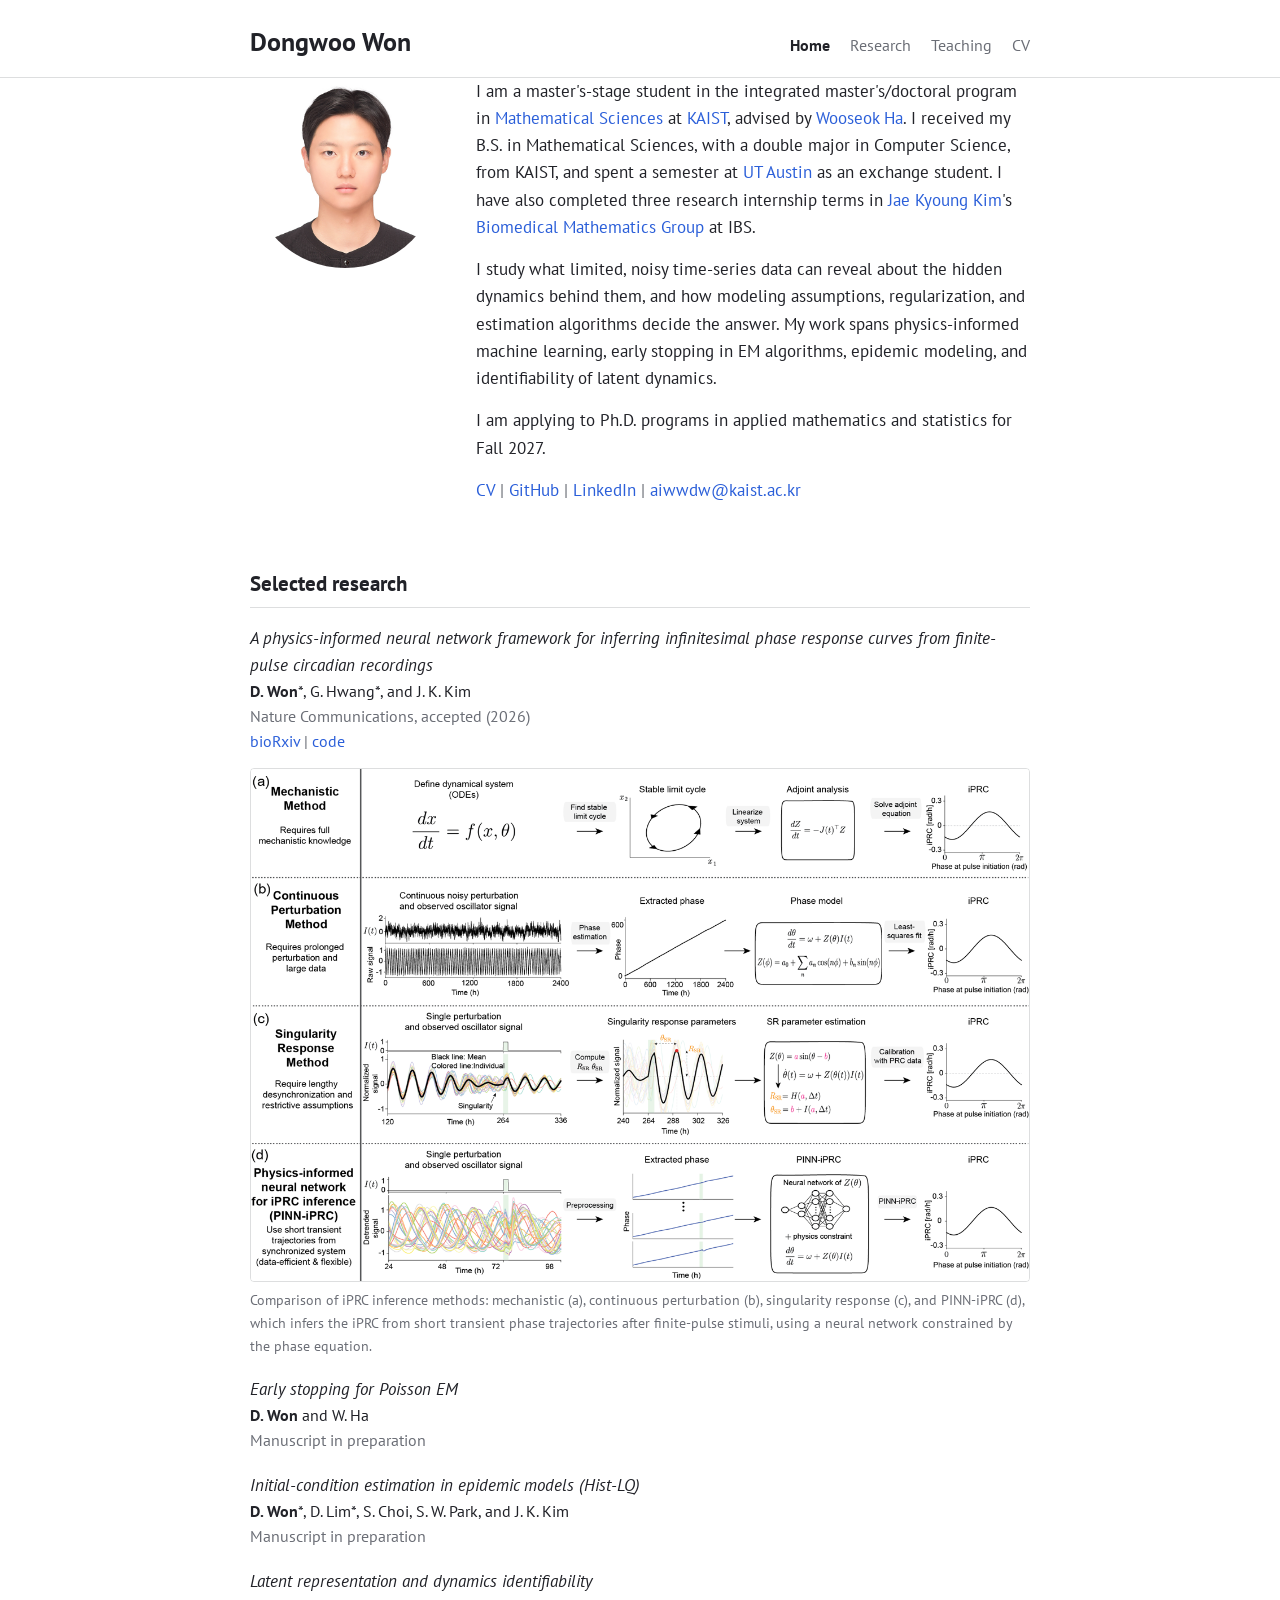
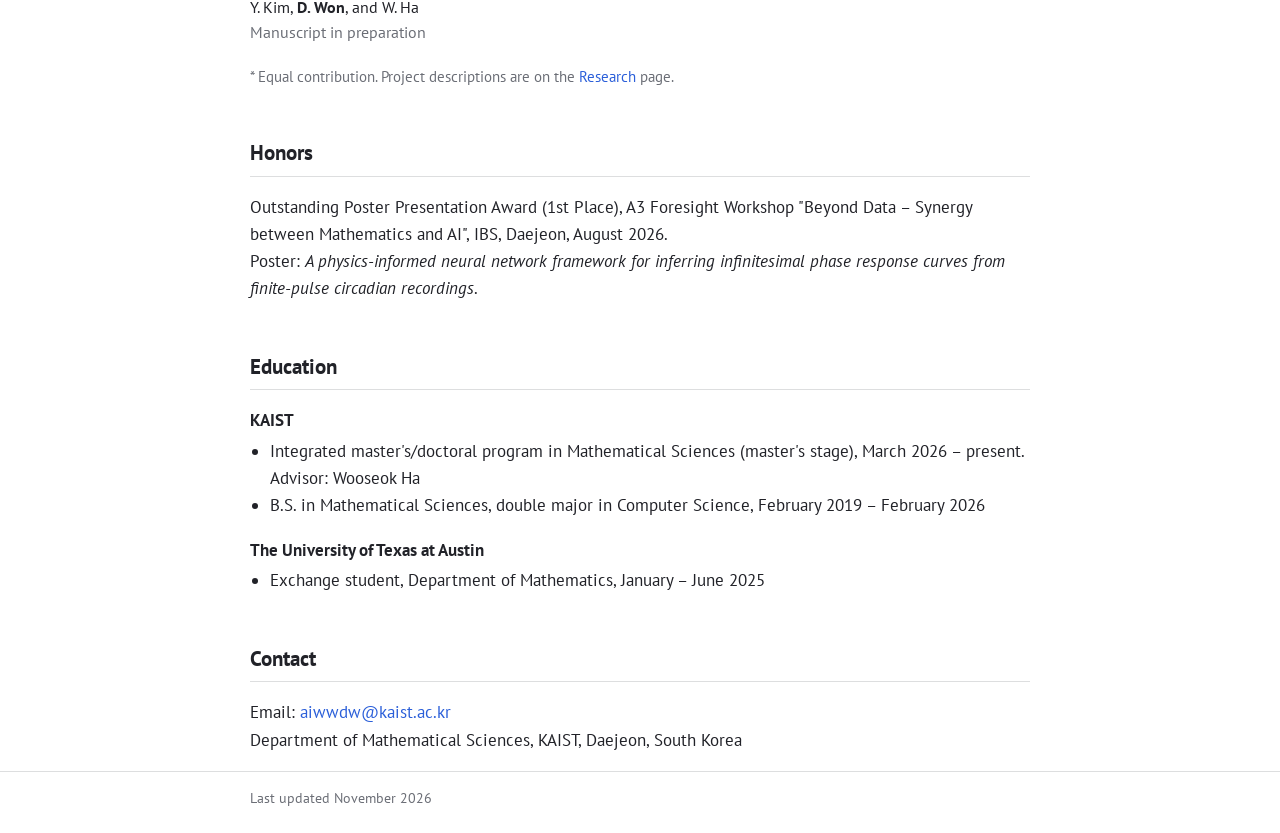
<file: index.html>
<!doctype html>
<html lang="en">
<head>
  <meta charset="utf-8">
  <meta name="viewport" content="width=device-width, initial-scale=1">
  <title>Dongwoo Won</title>
  <meta name="description" content="Dongwoo Won, graduate student in Mathematical Sciences at KAIST. Statistical inference and scientific machine learning for dynamical systems.">
  <link rel="preconnect" href="https://fonts.googleapis.com">
  <link rel="preconnect" href="https://fonts.gstatic.com" crossorigin>
  <link href="https://fonts.googleapis.com/css2?family=PT+Sans:ital,wght@0,400;0,700;1,400&display=swap" rel="stylesheet">
  <link rel="stylesheet" href="assets/style.css">
</head>
<body>
  <header class="site-header">
    <div class="wrapper">
      <a class="site-title" href="index.html">Dongwoo Won</a>
      <nav class="site-nav" aria-label="Main">
        <a href="index.html" aria-current="page">Home</a>
        <a href="research.html">Research</a>
        <a href="teaching.html">Teaching</a>
        <a href="cv/Dongwoo_Won_CV.pdf">CV</a>
      </nav>
    </div>
  </header>

  <main class="wrapper">
    <section class="intro" aria-label="About me">
      <img src="assets/profile.jpg" alt="Dongwoo Won" width="190" height="190">
      <div>
        <p>I am a master's-stage student in the integrated master's/doctoral program in <a href="https://mathsci.kaist.ac.kr/home/en/">Mathematical Sciences</a> at <a href="https://www.kaist.ac.kr/en/">KAIST</a>, advised by <a href="https://haywse.github.io/">Wooseok Ha</a>. I received my B.S. in Mathematical Sciences, with a double major in Computer Science, from KAIST, and spent a semester at <a href="https://www.ma.utexas.edu/">UT Austin</a> as an exchange student. I have also completed three research internship terms in <a href="https://mathsci.kaist.ac.kr/~jaekkim/">Jae Kyoung Kim</a>'s <a href="https://www.ibs.re.kr/bimag/">Biomedical Mathematics Group</a> at IBS.</p>
        <p>I study what limited, noisy time-series data can reveal about the hidden dynamics behind them, and how modeling assumptions, regularization, and estimation algorithms decide the answer. My work spans physics-informed machine learning, early stopping in EM algorithms, epidemic modeling, and identifiability of latent dynamics.</p>
        <p>I am applying to Ph.D. programs in applied mathematics and statistics for Fall 2027.</p>
        <p class="links"><a href="cv/Dongwoo_Won_CV.pdf">CV</a> | <a href="https://github.com/aiwwdw">GitHub</a> | <a href="https://www.linkedin.com/in/aiwwdw/">LinkedIn</a> | <a href="mailto:aiwwdw@kaist.ac.kr">aiwwdw@kaist.ac.kr</a></p>
      </div>
    </section>

    <h2>Selected research</h2>
    <ul class="publications">
      <li>
        <span class="title">A physics-informed neural network framework for inferring infinitesimal phase response curves from finite-pulse circadian recordings</span>
        <span class="authors"><b>D. Won</b>*, G. Hwang*, and J. K. Kim</span>
        <span class="venue">Nature Communications, accepted (2026)</span>
        <span class="links"><a href="https://www.biorxiv.org/content/10.64898/2026.10.20.760317v1">bioRxiv</a> | <a href="https://doi.org/10.24433/CO.2592255.v1">code</a></span>
        <figure class="figure">
          <a href="assets/pinn-iprc-overview.png"><img src="assets/pinn-iprc-overview.png" alt="Comparison of four iPRC inference methods: mechanistic, continuous perturbation, singularity response, and PINN-iPRC" width="1378" height="908"></a>
          <figcaption>Comparison of iPRC inference methods: mechanistic (a), continuous perturbation (b), singularity response (c), and PINN-iPRC (d), which infers the iPRC from short transient phase trajectories after finite-pulse stimuli, using a neural network constrained by the phase equation.</figcaption>
        </figure>
      </li>
      <li>
        <span class="title">Early stopping for Poisson EM</span>
        <span class="authors"><b>D. Won</b> and W. Ha</span>
        <span class="venue">Manuscript in preparation</span>
      </li>
      <li>
        <span class="title">Initial-condition estimation in epidemic models (Hist-LQ)</span>
        <span class="authors"><b>D. Won</b>*, D. Lim*, S. Choi, S. W. Park, and J. K. Kim</span>
        <span class="venue">Manuscript in preparation</span>
      </li>
      <li>
        <span class="title">Latent representation and dynamics identifiability</span>
        <span class="authors">Y. Kim, <b>D. Won</b>, and W. Ha</span>
        <span class="venue">Manuscript in preparation</span>
      </li>
    </ul>
    <p class="note">* Equal contribution. Project descriptions are on the <a href="research.html">Research</a> page.</p>

    <h2>Honors</h2>
    <p>Outstanding Poster Presentation Award (1st Place), A3 Foresight Workshop "Beyond Data &ndash; Synergy between Mathematics and AI", IBS, Daejeon, August 2026.<br>Poster: <i>A physics-informed neural network framework for inferring infinitesimal phase response curves from finite-pulse circadian recordings</i>.</p>

    <h2>Education</h2>
    <div class="edu">
      <p class="school">KAIST</p>
      <ul>
        <li>Integrated master's/doctoral program in Mathematical Sciences (master's stage), March 2026 &ndash; present. Advisor: Wooseok Ha</li>
        <li>B.S. in Mathematical Sciences, double major in Computer Science, February 2019 &ndash; February 2026</li>
      </ul>
      <p class="school">The University of Texas at Austin</p>
      <ul>
        <li>Exchange student, Department of Mathematics, January &ndash; June 2025</li>
      </ul>
    </div>

    <h2>Contact</h2>
    <p>Email: <a href="mailto:aiwwdw@kaist.ac.kr">aiwwdw@kaist.ac.kr</a><br>Department of Mathematical Sciences, KAIST, Daejeon, South Korea</p>
  </main>

  <footer class="site-footer">
    <div class="wrapper">Last updated November 2026</div>
  </footer>
</body>
</html>
</file>
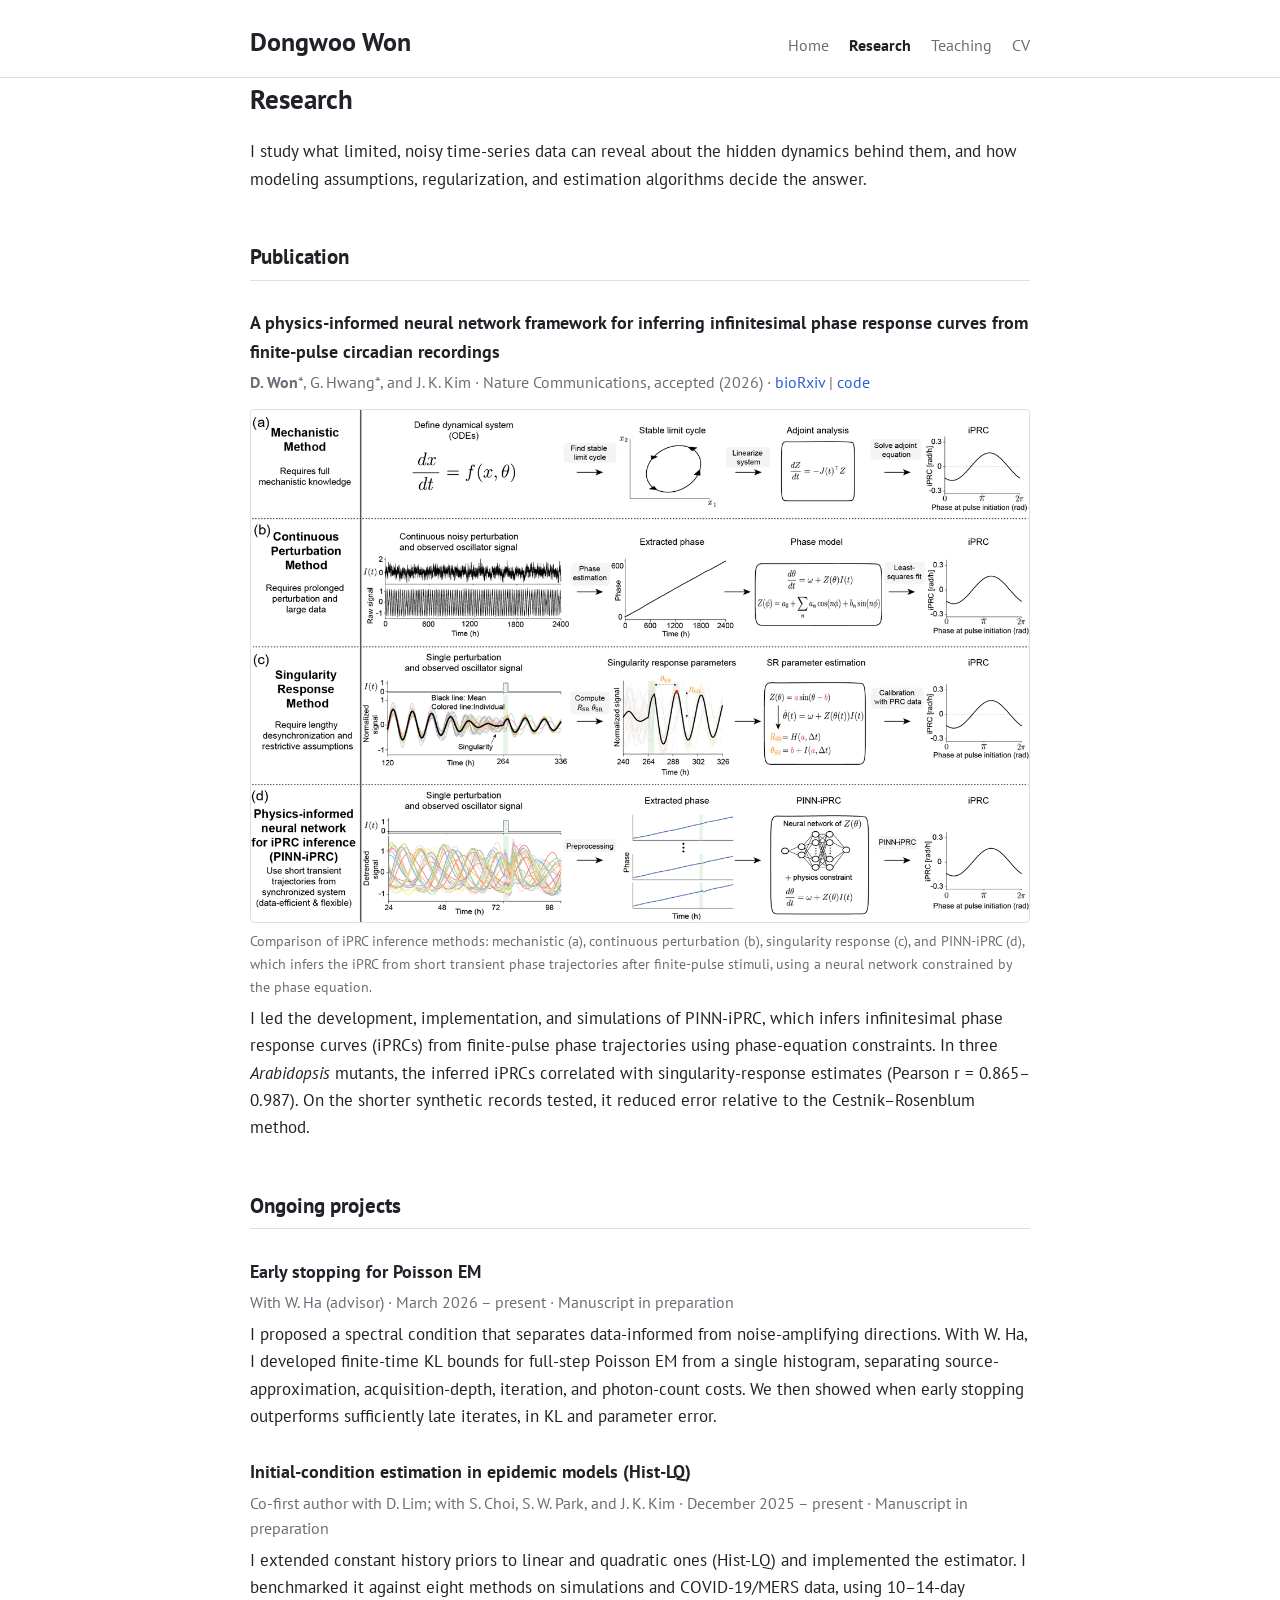
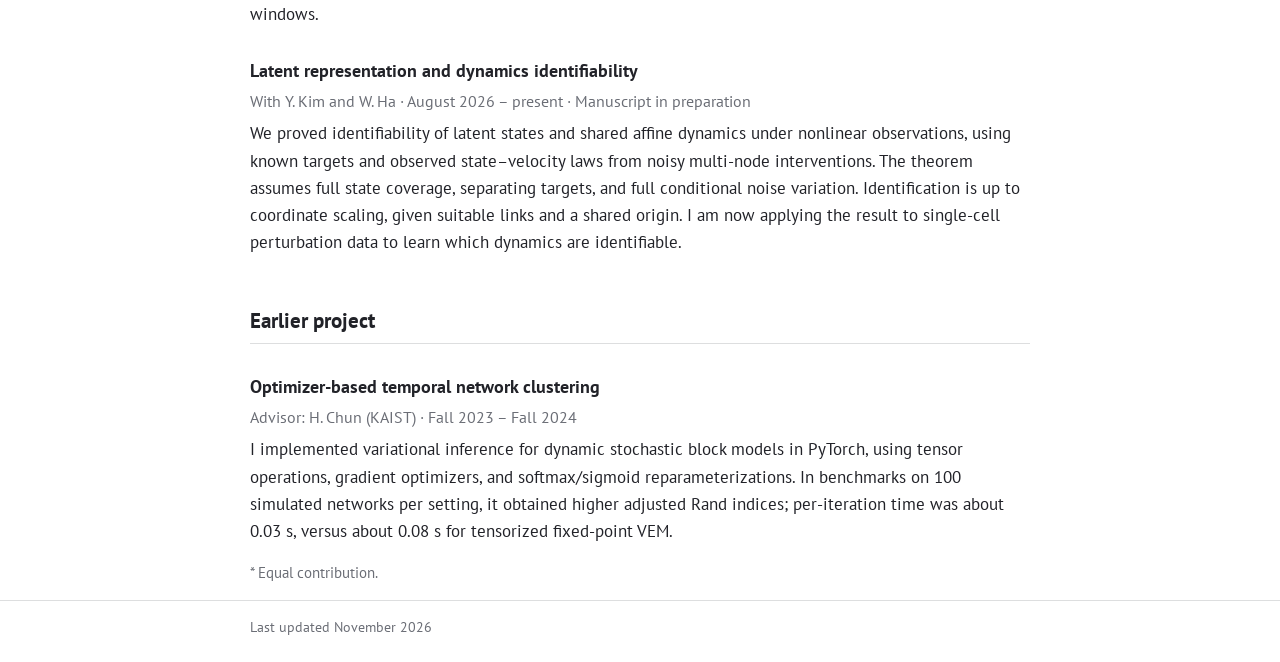
<file: research.html>
<!doctype html>
<html lang="en">
<head>
  <meta charset="utf-8">
  <meta name="viewport" content="width=device-width, initial-scale=1">
  <title>Research | Dongwoo Won</title>
  <meta name="description" content="Research projects of Dongwoo Won: physics-informed iPRC inference, early stopping for Poisson EM, epidemic initial-condition estimation, and identifiability of latent dynamics.">
  <link rel="preconnect" href="https://fonts.googleapis.com">
  <link rel="preconnect" href="https://fonts.gstatic.com" crossorigin>
  <link href="https://fonts.googleapis.com/css2?family=PT+Sans:ital,wght@0,400;0,700;1,400&display=swap" rel="stylesheet">
  <link rel="stylesheet" href="assets/style.css">
</head>
<body>
  <header class="site-header">
    <div class="wrapper">
      <a class="site-title" href="index.html">Dongwoo Won</a>
      <nav class="site-nav" aria-label="Main">
        <a href="index.html">Home</a>
        <a href="research.html" aria-current="page">Research</a>
        <a href="teaching.html">Teaching</a>
        <a href="cv/Dongwoo_Won_CV.pdf">CV</a>
      </nav>
    </div>
  </header>

  <main class="wrapper">
    <h1>Research</h1>
    <p>I study what limited, noisy time-series data can reveal about the hidden dynamics behind them, and how modeling assumptions, regularization, and estimation algorithms decide the answer.</p>

    <h2>Publication</h2>
    <div class="project">
      <h3>A physics-informed neural network framework for inferring infinitesimal phase response curves from finite-pulse circadian recordings</h3>
      <p class="meta"><b>D. Won</b>*, G. Hwang*, and J. K. Kim &middot; Nature Communications, accepted (2026) &middot; <a href="https://www.biorxiv.org/content/10.64898/2026.10.20.760317v1">bioRxiv</a> | <a href="https://doi.org/10.24433/CO.2592255.v1">code</a></p>
      <figure class="figure">
        <a href="assets/pinn-iprc-overview.png"><img src="assets/pinn-iprc-overview.png" alt="Comparison of four iPRC inference methods: mechanistic, continuous perturbation, singularity response, and PINN-iPRC" width="1378" height="908"></a>
        <figcaption>Comparison of iPRC inference methods: mechanistic (a), continuous perturbation (b), singularity response (c), and PINN-iPRC (d), which infers the iPRC from short transient phase trajectories after finite-pulse stimuli, using a neural network constrained by the phase equation.</figcaption>
      </figure>
      <p>I led the development, implementation, and simulations of PINN-iPRC, which infers infinitesimal phase response curves (iPRCs) from finite-pulse phase trajectories using phase-equation constraints. In three <i>Arabidopsis</i> mutants, the inferred iPRCs correlated with singularity-response estimates (Pearson r = 0.865&ndash;0.987). On the shorter synthetic records tested, it reduced error relative to the Cestnik&ndash;Rosenblum method.</p>
    </div>

    <h2>Ongoing projects</h2>
    <div class="project">
      <h3>Early stopping for Poisson EM</h3>
      <p class="meta">With W. Ha (advisor) &middot; March 2026 &ndash; present &middot; Manuscript in preparation</p>
      <p>I proposed a spectral condition that separates data-informed from noise-amplifying directions. With W. Ha, I developed finite-time KL bounds for full-step Poisson EM from a single histogram, separating source-approximation, acquisition-depth, iteration, and photon-count costs. We then showed when early stopping outperforms sufficiently late iterates, in KL and parameter error.</p>
    </div>
    <div class="project">
      <h3>Initial-condition estimation in epidemic models (Hist-LQ)</h3>
      <p class="meta">Co-first author with D. Lim; with S. Choi, S. W. Park, and J. K. Kim &middot; December 2025 &ndash; present &middot; Manuscript in preparation</p>
      <p>I extended constant history priors to linear and quadratic ones (Hist-LQ) and implemented the estimator. I benchmarked it against eight methods on simulations and COVID-19/MERS data, using 10&ndash;14-day windows.</p>
    </div>
    <div class="project">
      <h3>Latent representation and dynamics identifiability</h3>
      <p class="meta">With Y. Kim and W. Ha &middot; August 2026 &ndash; present &middot; Manuscript in preparation</p>
      <p>We proved identifiability of latent states and shared affine dynamics under nonlinear observations, using known targets and observed state&ndash;velocity laws from noisy multi-node interventions. The theorem assumes full state coverage, separating targets, and full conditional noise variation. Identification is up to coordinate scaling, given suitable links and a shared origin. I am now applying the result to single-cell perturbation data to learn which dynamics are identifiable.</p>
    </div>

    <h2>Earlier project</h2>
    <div class="project">
      <h3>Optimizer-based temporal network clustering</h3>
      <p class="meta">Advisor: H. Chun (KAIST) &middot; Fall 2023 &ndash; Fall 2024</p>
      <p>I implemented variational inference for dynamic stochastic block models in PyTorch, using tensor operations, gradient optimizers, and softmax/sigmoid reparameterizations. In benchmarks on 100 simulated networks per setting, it obtained higher adjusted Rand indices; per-iteration time was about 0.03 s, versus about 0.08 s for tensorized fixed-point VEM.</p>
    </div>

    <p class="note">* Equal contribution.</p>
  </main>

  <footer class="site-footer">
    <div class="wrapper">Last updated November 2026</div>
  </footer>
</body>
</html>
</file>
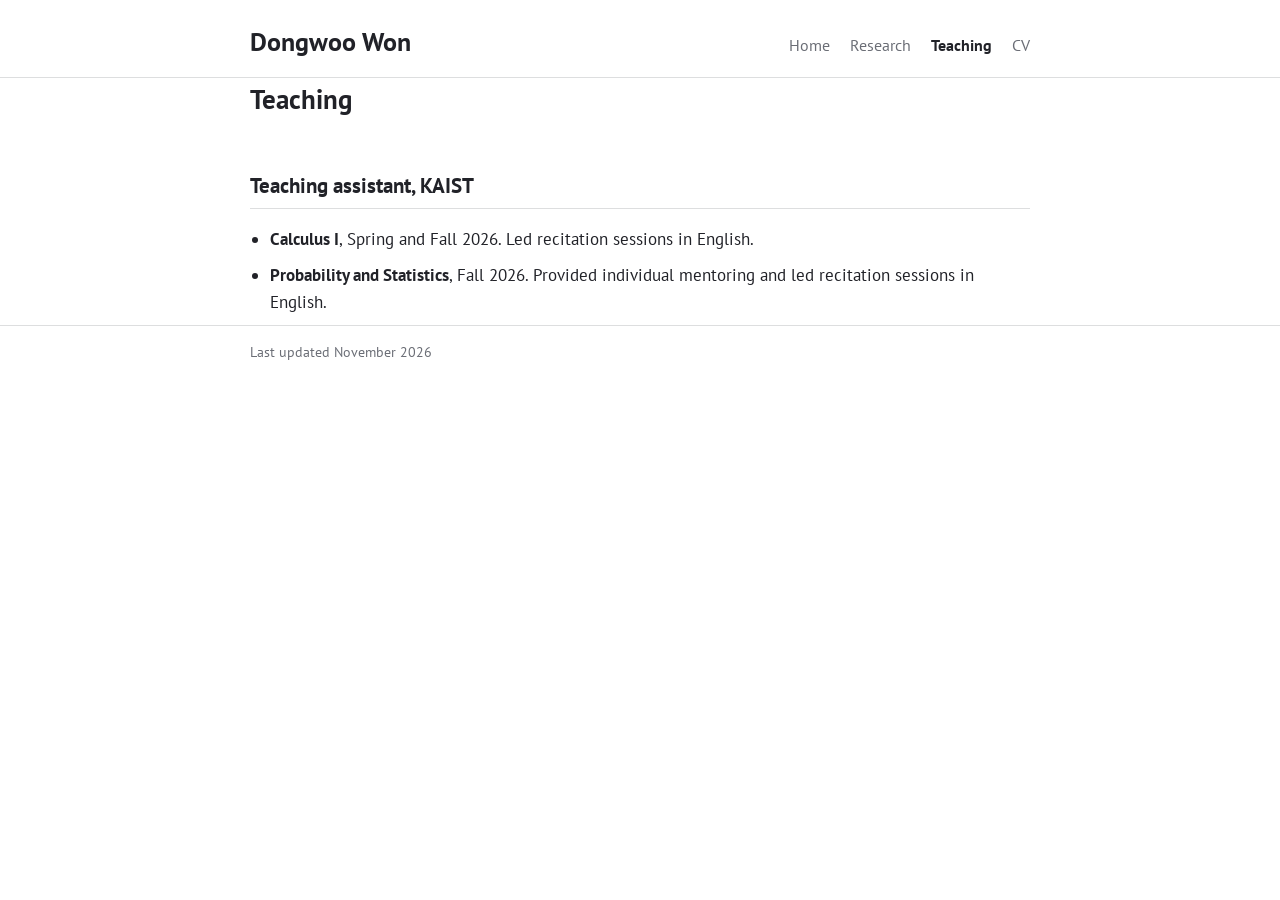
<file: teaching.html>
<!doctype html>
<html lang="en">
<head>
  <meta charset="utf-8">
  <meta name="viewport" content="width=device-width, initial-scale=1">
  <title>Teaching | Dongwoo Won</title>
  <meta name="description" content="Teaching experience of Dongwoo Won at KAIST.">
  <link rel="preconnect" href="https://fonts.googleapis.com">
  <link rel="preconnect" href="https://fonts.gstatic.com" crossorigin>
  <link href="https://fonts.googleapis.com/css2?family=PT+Sans:ital,wght@0,400;0,700;1,400&display=swap" rel="stylesheet">
  <link rel="stylesheet" href="assets/style.css">
</head>
<body>
  <header class="site-header">
    <div class="wrapper">
      <a class="site-title" href="index.html">Dongwoo Won</a>
      <nav class="site-nav" aria-label="Main">
        <a href="index.html">Home</a>
        <a href="research.html">Research</a>
        <a href="teaching.html" aria-current="page">Teaching</a>
        <a href="cv/Dongwoo_Won_CV.pdf">CV</a>
      </nav>
    </div>
  </header>

  <main class="wrapper">
    <h1>Teaching</h1>

    <h2>Teaching assistant, KAIST</h2>
    <ul class="plain">
      <li><b>Calculus I</b>, Spring and Fall 2026. Led recitation sessions in English.</li>
      <li><b>Probability and Statistics</b>, Fall 2026. Provided individual mentoring and led recitation sessions in English.</li>
    </ul>
  </main>

  <footer class="site-footer">
    <div class="wrapper">Last updated November 2026</div>
  </footer>
</body>
</html>
</file>
<file: assets/style.css>
:root {
  --text: #212228;
  --muted: #6b6e76;
  --link: #2b5fd9;
  --rule: rgba(144, 145, 148, 0.3);
  --bg: #ffffff;
}

* { box-sizing: border-box; }

html { font-size: 17px; }

body {
  margin: 0;
  background: var(--bg);
  color: var(--text);
  font-family: "PT Sans", -apple-system, "Helvetica Neue", "Segoe UI", Roboto, sans-serif;
  line-height: 1.6;
}

a { color: var(--link); text-decoration: none; }
a:hover { text-decoration: underline; }

.wrapper { max-width: 820px; margin: 0 auto; padding: 0 20px; }

.site-header { border-bottom: 1px solid var(--rule); }
.site-header .wrapper {
  display: flex;
  align-items: baseline;
  justify-content: space-between;
  flex-wrap: wrap;
  gap: 8px 24px;
  padding-top: 22px;
  padding-bottom: 14px;
}
.site-title { font-size: 1.5rem; font-weight: 700; color: var(--text); }
.site-title:hover { text-decoration: none; }
.site-nav { display: flex; flex-wrap: wrap; gap: 6px 20px; font-size: 0.95rem; }
.site-nav a { color: var(--muted); }
.site-nav a[aria-current="page"] { color: var(--text); font-weight: 700; }

main { padding: 32px 0 48px; }

.intro {
  display: grid;
  grid-template-columns: 190px minmax(0, 1fr);
  gap: 36px;
  align-items: start;
}
.intro img { width: 190px; height: 190px; border-radius: 50%; object-fit: cover; display: block; }
.intro p { margin: 0 0 0.9em; }
.links { color: var(--muted); }

h1 { font-size: 1.6rem; font-weight: 700; margin: 0 0 0.6em; }
h2 {
  font-size: 1.25rem;
  font-weight: 700;
  margin: 2.2em 0 0.8em;
  padding-bottom: 0.3em;
  border-bottom: 1px solid var(--rule);
}
h3 { font-size: 1.05rem; font-weight: 700; margin: 1.6em 0 0.2em; }

.publications { list-style: none; margin: 0; padding: 0; }
.publications li { margin-bottom: 1.1em; }
.publications .title { display: block; font-style: italic; }
.publications .authors,
.publications .venue,
.publications .links { display: block; font-size: 0.92rem; }
.publications .venue { color: var(--muted); }

.note { font-size: 0.9rem; color: var(--muted); }

.figure { margin: 0.8em 0 0.4em; }
.figure a { display: block; }
.figure img { display: block; width: 100%; height: auto; border: 1px solid var(--rule); border-radius: 4px; }
.figure figcaption { font-size: 0.85rem; color: var(--muted); margin-top: 0.4em; }

.edu .school { font-weight: 700; margin: 1em 0 0.2em; }
.edu ul, .plain { margin: 0; padding-left: 1.2em; }
.plain li { margin-bottom: 0.5em; }

.project .meta { color: var(--muted); font-size: 0.92rem; margin: 0 0 0.4em; }
.project p { margin: 0 0 0.6em; }

.site-footer { border-top: 1px solid var(--rule); color: var(--muted); font-size: 0.85rem; }
.site-footer .wrapper { padding-top: 14px; padding-bottom: 24px; }

@media (max-width: 640px) {
  html { font-size: 16px; }
  .intro { grid-template-columns: 1fr; gap: 20px; }
  .intro img { width: 150px; height: 150px; margin: 0 auto; }
}
</file>
